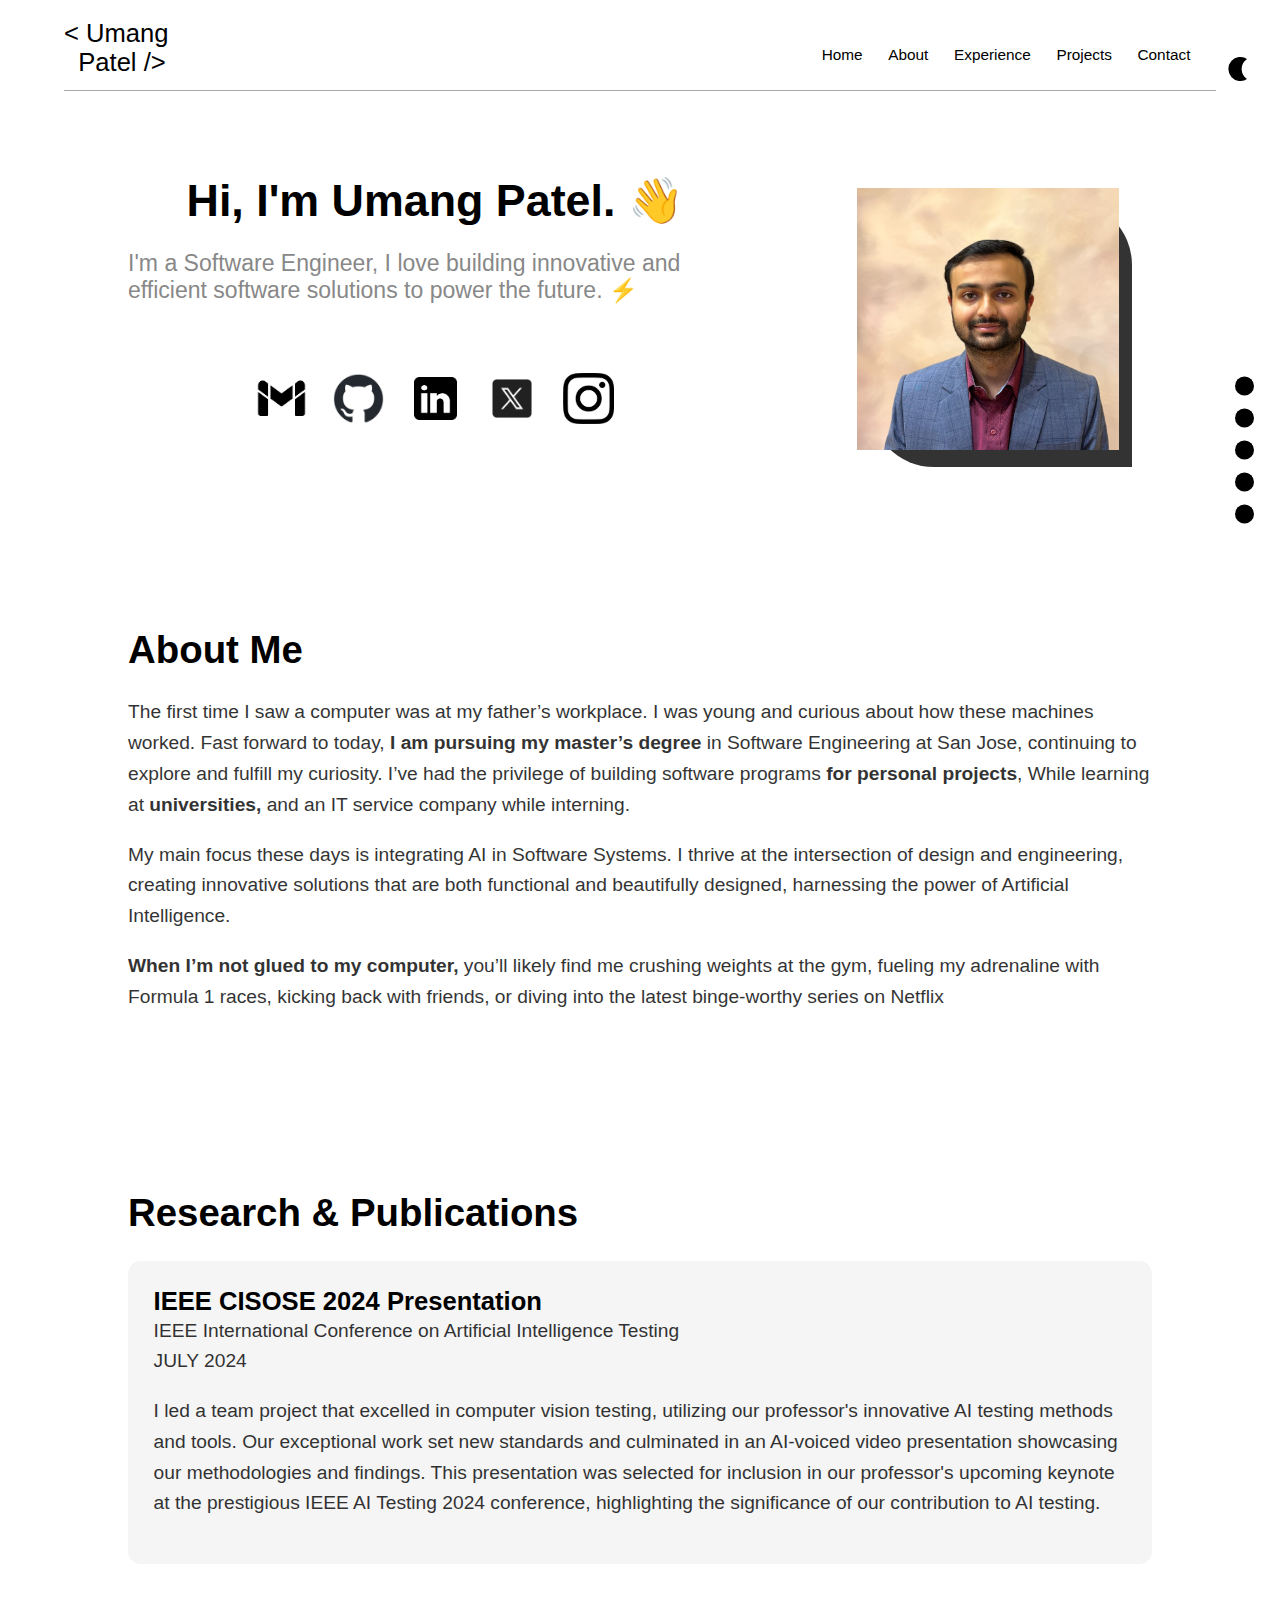
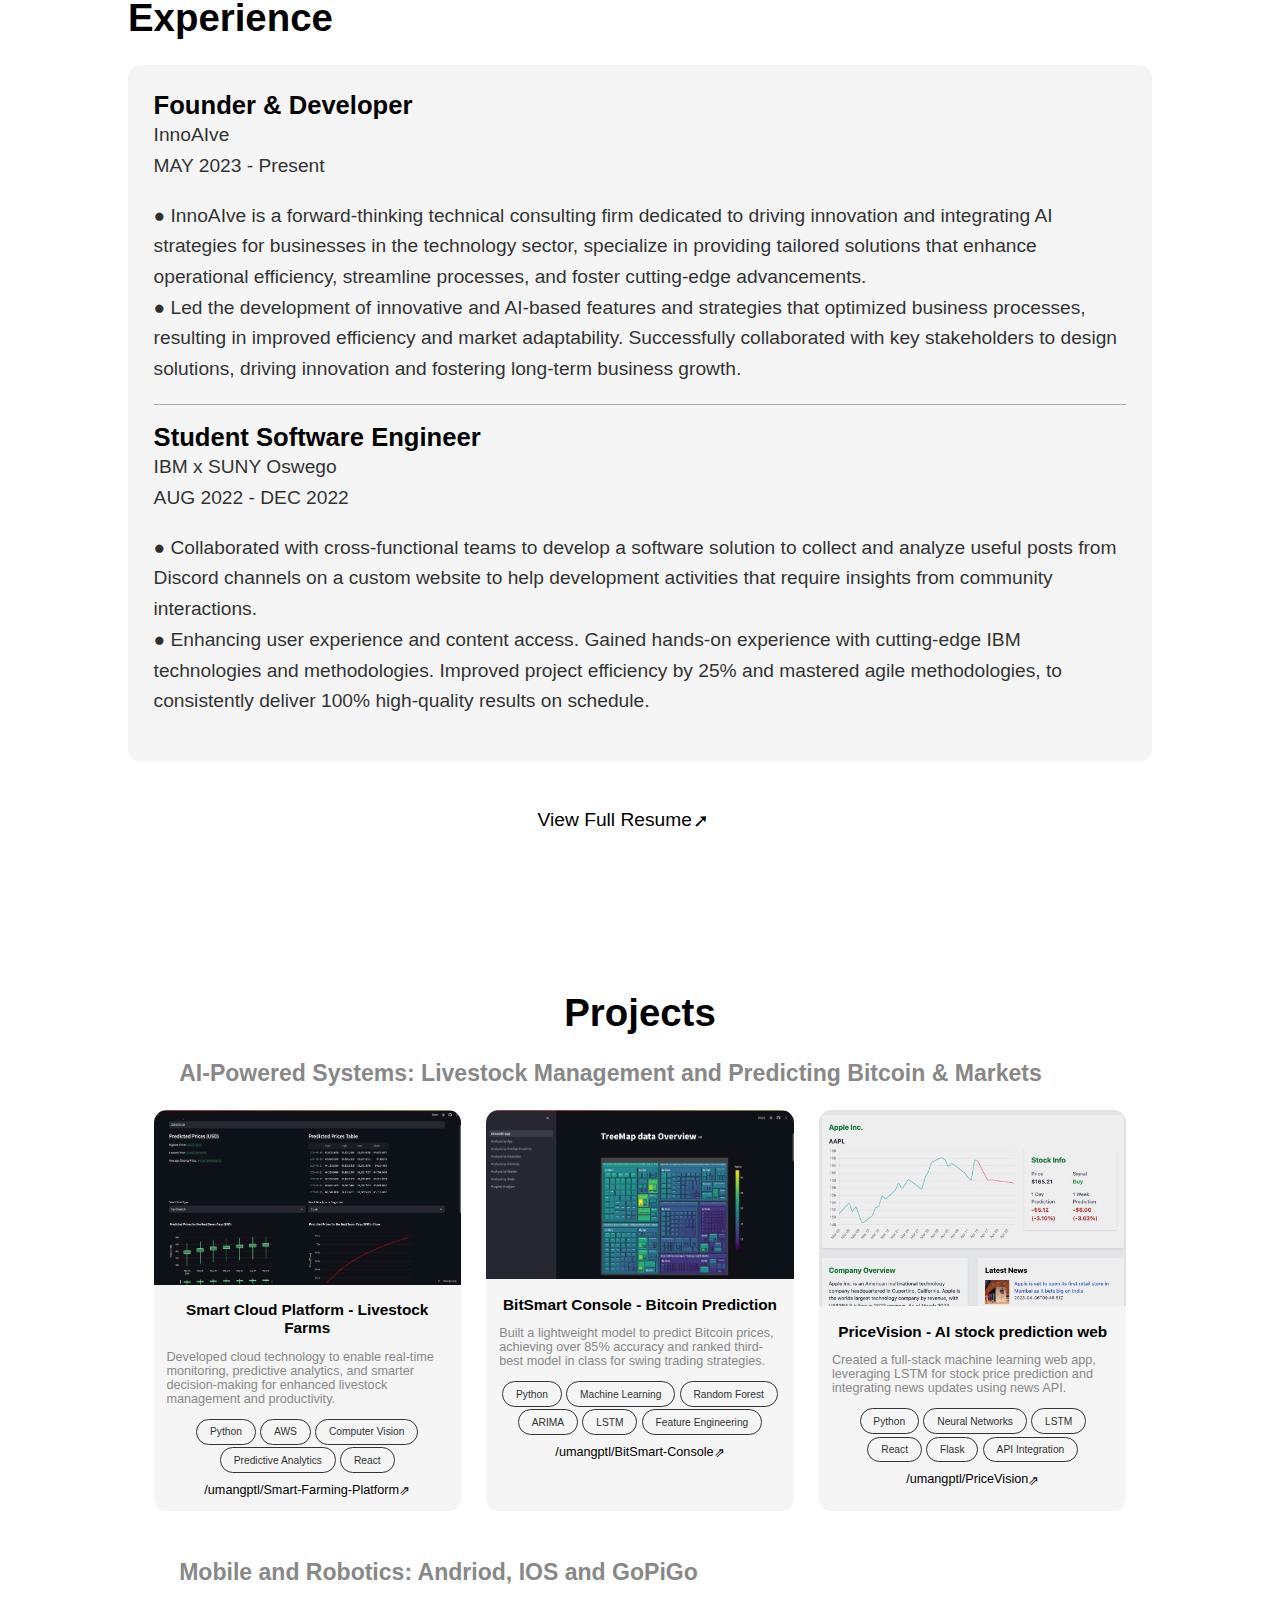
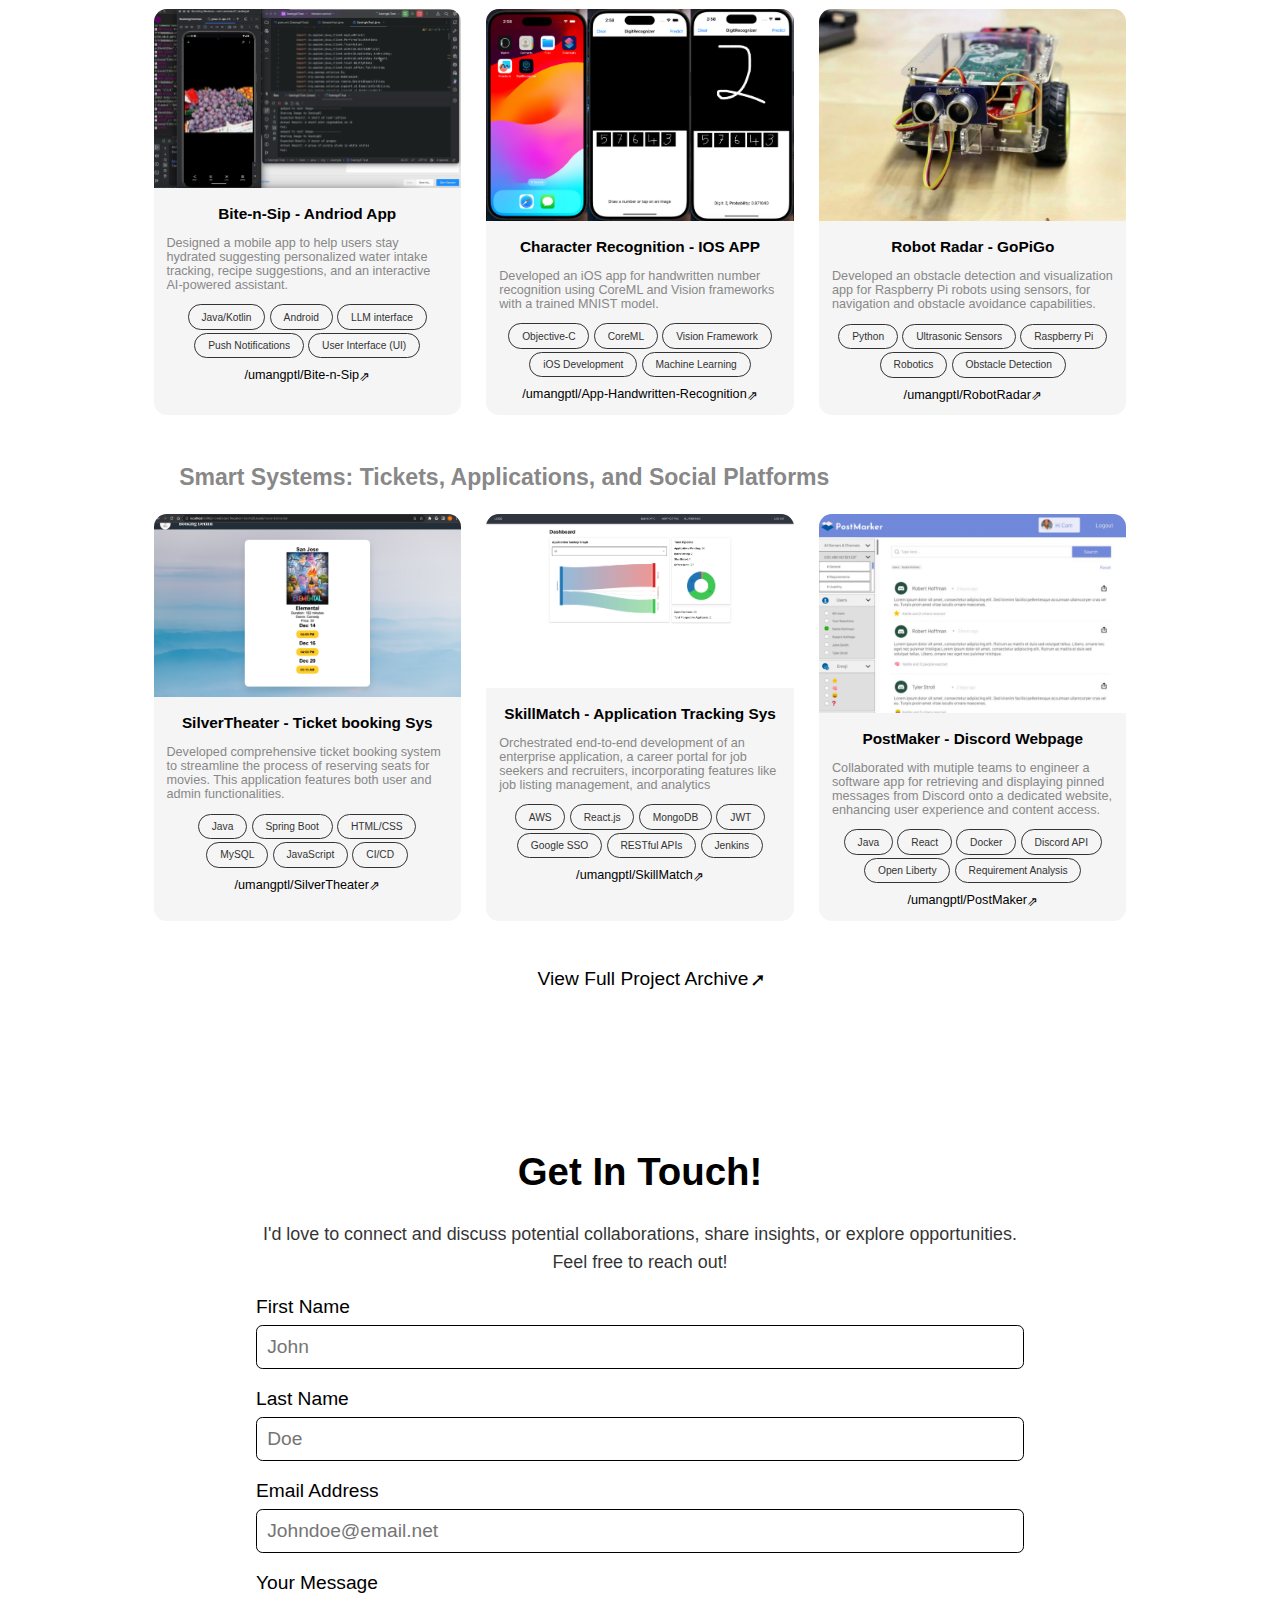
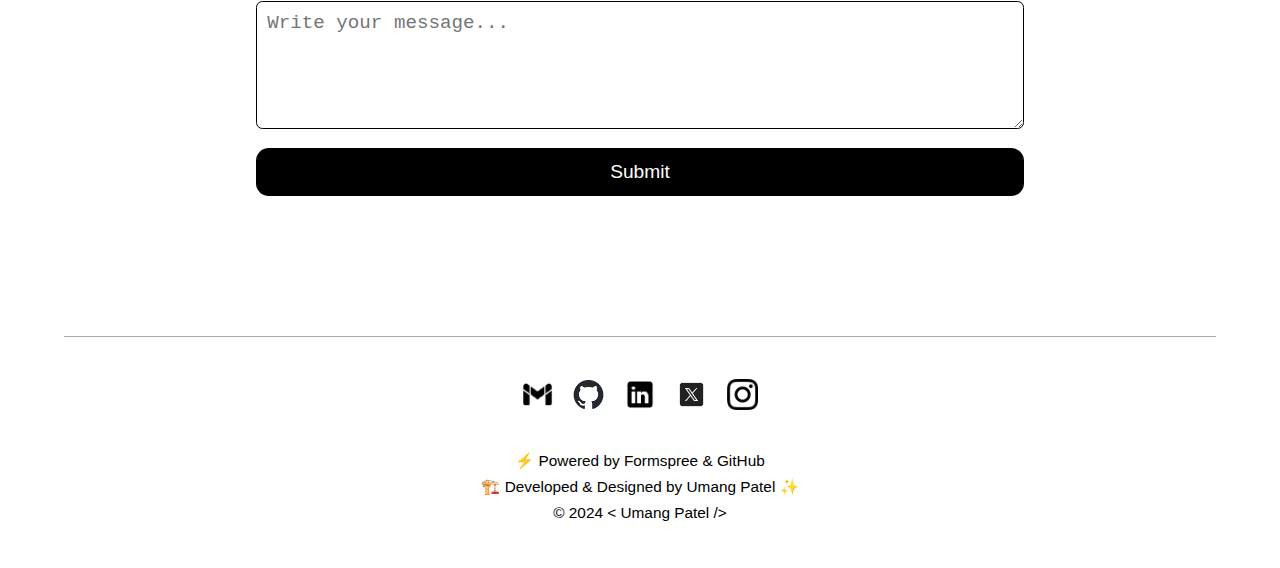
<file: index.html>
<!DOCTYPE html>
<html lang="en">
<head>
	<meta charset="UTF-8">
	<meta name="viewport" content="width=device-width, initial-scale=1.0">
	<title>Umang Patel</title>
	<link rel="stylesheet" href="styles.css">
	<link rel="icon" href="Resources/logo/title.png" type="image/x-icon" >
	<script async src="https://www.googletagmanager.com/gtag/js?id=G-NNVLD5333R"></script>
	<script>
		window.dataLayer = window.dataLayer || [];
		function gtag(){dataLayer.push(arguments);}
		gtag('js', new Date());

		gtag('config', 'G-NNVLD5333R');
	</script>
</head>
<body>
	<div id="notification-banner" class="notification">
		Please view on a bigger screen for the best experience.
		<button id="close-banner" class="close-btn">&times;</button>
	</div>
	<header>
		<nav class="navbar">
			<div class="logo">&lt; Umang <br>&nbsp Patel /&gt;</div>
			<ul class="nav-links">
				<li><a href="#home" class="active">Home</a></li>
				<li><a href="#about">About</a></li>
				<li><a href="#experience">Experience</a></li>
				<li><a href="#projects">Projects</a></li>
				<li><a href="#contact">Contact</a></li>
			</ul>
			<div class="nav-right">
				<!--
				<a href="Resources/doc/Patel-Umang.pdf" target="_blank" style="text-decoration: none;"> <button class="resume-btn">RESUME</button> </a> -->

				<button onclick="toggleDarkMode()">
					<svg width="30" height="30" id="light-icon">
						<circle cx="15" cy="15" r="6" fill="currentColor" />
						<line
						id="ray"
						stroke="currentColor"
						stroke-width="2"
						stroke-linecap="round"
						x1="15"
						y1="1"
						x2="15"
						y2="4"
						></line>
						<use href="#ray" transform="rotate(45 15 15)" />
						<use href="#ray" transform="rotate(90 15 15)" />
						<use href="#ray" transform="rotate(135 15 15)" />
						<use href="#ray" transform="rotate(180 15 15)" />
						<use href="#ray" transform="rotate(225 15 15)" />
						<use href="#ray" transform="rotate(270 15 15)" />
						<use href="#ray" transform="rotate(315 15 15)" />
					</svg>
					<svg width="30" height="30" id="dark-icon">
						<path
						fill="currentColor"
						d="
						M 23, 5
						A 12 12 0 1 0 23, 25
						A 12 12 0 0 1 23, 5"
						/>
					</svg>
				</button>
			</div>
		</nav>
		<div class="line-1"></div>
	</header>
	<div class="dot-nav">
		<div class="dot" data-target="home"></div>
		<div class="dot" data-target="about"></div>
		<div class="dot" data-target="experience"></div>
		<div class="dot" data-target="projects"></div>
		<div class="dot" data-target="contact"></div>
	</div>

	<section id="home" class="home">
		<div class="hero-content">
			<div class="text-content">
				<h1>Hi, I'm Umang Patel. <span class="wave">👋</span></h1>
				<p>I'm a Software Engineer, I love building innovative and efficient software solutions to power the future. ⚡</p>
				<div class="hero-logos">
					<div class="logo-circle">
						<a href="mailto:umang26patel@gmail.com"><img src="Resources/logo/gmail.png" alt="Logo 1"></a>
					</div>
					<div class="logo-circle">
						<a href="https://github.com/umangptl"><img src="Resources/logo/github.png" alt="Logo 2"></a>
					</div>
					<div class="logo-circle">
						<a href="https://www.linkedin.com/in/umangptl"><img src="Resources/logo/linkedin.png" alt="Logo 3"></a>
					</div>
					<div class="logo-circle">
						<a href="https://twitter.com/Umang2ptl"><img src="Resources/logo/TwitterX.png" alt="Logo 4"></a>
					</div>
					<div class="logo-circle">
						<a href="https://www.instagram.com/umangptl"><img src="Resources/logo/instagram.png" alt="Logo 5"></a>
					</div>
				</div>
			</div>
			<div class="image-content">
				<div class="profile-picture">
					<img src="Resources/picture/profile.jpeg" alt="Profile Picture">
					<div class="shadow"></div>
				</div>
			</div>
		</div>
	</section>

	<section id="about" class="about">
		<h2>About Me</h2>
		<p>The first time I saw a computer was at my father’s workplace. I was young and curious about how these machines worked. Fast forward to today, <strong>I am pursuing my master’s degree</strong> in Software Engineering at San Jose, continuing to explore and fulfill my curiosity. I’ve had the privilege of building software programs <strong>for personal projects</strong>, While learning at <strong> universities,</strong> and an IT service company</strong> while interning.</p>
		<p>My main focus these days is integrating AI in Software Systems. I thrive at the intersection of design and engineering, creating innovative solutions that are both functional and beautifully designed, harnessing the power of Artificial Intelligence.</p>
		<p><strong>When I’m not glued to my computer,</strong>  you’ll likely find me crushing weights at the gym, fueling my adrenaline with Formula 1 races, kicking back with friends, or diving into the latest binge-worthy series on Netflix</p>
	</section>

	<section id="experience" class="experience">

		<h2>Research & Publications</h2>
		<div class="experience-item">
			<div class="experience-header">
				<div>
					<h3>IEEE CISOSE 2024 Presentation</h3>
					<p>IEEE International Conference on Artificial Intelligence Testing</p>
					<p>JULY 2024</p>
				</div>
			</div>
			<p class="experience-details">
				I led a team project that excelled in computer vision testing, utilizing our professor's innovative AI testing methods and tools. Our exceptional work set new standards and culminated in an AI-voiced video presentation showcasing our methodologies and findings. This presentation was selected for inclusion in our professor's upcoming keynote at the prestigious IEEE AI Testing 2024 conference, highlighting the significance of our contribution to AI testing.
			</p>
		</div>

		<h2>Experience</h2>
		<div class="experience-item">
			<div class="experience-header">
				<div>
					<h3>Founder & Developer</h3>
					<p>InnoAIve</p>
					<p>MAY 2023 - Present</p>
				</div>
			</div>
			<p class="experience-details">
				  ●  InnoAIve is a forward-thinking technical consulting firm dedicated to driving innovation and integrating AI strategies for businesses in the technology sector, specialize in providing tailored solutions that enhance operational efficiency, streamline processes, and foster cutting-edge advancements. <br>
				  ●  Led the development of innovative and AI-based features and strategies that optimized business processes, resulting in improved efficiency and market adaptability. Successfully collaborated with key stakeholders to design solutions, driving innovation and fostering long-term business growth.
			</p>

			<div class="line-1"></div><br>
			<div class="experience-header">
				<div>
					<h3>Student Software Engineer</h3>
					<p>IBM x SUNY Oswego</p>
					<p>AUG 2022 - DEC 2022</p>
				</div>
			</div>
			<p class="experience-details">
				  ●  Collaborated with cross-functional teams to develop a software solution to collect and analyze useful posts from Discord channels on a custom website to help development activities that require insights from community interactions. <br>
				  ●  Enhancing user experience and content access. Gained hands-on experience with cutting-edge IBM technologies and methodologies. Improved project efficiency by 25% and mastered agile methodologies, to consistently deliver 100% high-quality results on schedule.
			</p>
		</div>
		<a href="Resources/doc/Patel-Umang.pdf" class="view">View Full Resume</a>

	</section>

	<section id="projects" class="projects">
		<h2>Projects</h2>
		<h3>AI-Powered Systems: Livestock Management and Predicting Bitcoin & Markets</h3>
		<div class="projects-container">

			<div class="project-item">
				<img src="Resources/picture/project(1).png" alt="Smart cloud">
				<div class="project-details">
					<h4>Smart Cloud Platform - Livestock Farms</h4>
					<p>Developed cloud technology to enable real-time monitoring, predictive analytics, and smarter decision-making for enhanced livestock management and productivity.</p>
					<div class="project-tag">
						<span class="project-tags">Python</span>
						<span class="project-tags">AWS</span>
						<span class="project-tags">Computer Vision</span>
						<span class="project-tags">Predictive Analytics</span>
						<span class="project-tags">React</span>
					</div>
					<a href="https://github.com/umangptl/Smart-Farming-Platform" class="github">/umangptl/Smart-Farming-Platform</a>
				</div>
			</div>

			<div class="project-item">
				<img src="Resources/picture/project(2).png" alt="BitSmart Console - Bitcoin Prediction">
				<div class="project-details">
					<h4>BitSmart Console - Bitcoin Prediction</h4>
					<p>Built a lightweight model to predict Bitcoin prices, achieving over 85% accuracy and ranked third-best model in class for swing trading strategies.</p>
					<div class="project-tag">
						<span class="project-tags">Python</span>
						<span class="project-tags">Machine Learning</span>
						<span class="project-tags">Random Forest</span>
						<span class="project-tags">ARIMA</span>
						<span class="project-tags">LSTM</span>
						<span class="project-tags">Feature Engineering</span>
					</div>
					<a href="https://github.com/umangptl/BitSmart-Console" class="github">/umangptl/BitSmart-Console</a>
				</div>
			</div>

			<div class="project-item">
				<img src="Resources/picture/project(3).jpeg" alt="PriceVision - AI stock prediction web">
				<div class="project-details">
					<h4>PriceVision - AI stock prediction web</h4>
					<p>Created a full-stack machine learning web app, leveraging LSTM for stock price prediction and integrating news updates using news API.</p>
					<div class="project-tag">
						<span class="project-tags">Python</span>
						<span class="project-tags">Neural Networks</span>
						<span class="project-tags">LSTM</span>
						<span class="project-tags">React</span>
						<span class="project-tags">Flask</span>
						<span class="project-tags">API Integration</span>
					</div>
					<a href="https://github.com/umangptl/PriceVision" class="github">/umangptl/PriceVision</a>
				</div>
			</div>
		</div>

		<h3>Mobile and Robotics: Andriod, IOS and GoPiGo</h3>

		<div class="projects-container">
			<div class="project-item">
				<img src="Resources/picture/project(4).png" alt="Bite-n-Sip">
				<div class="project-details">
					<h4>Bite-n-Sip - Andriod App</h4>
					<p> Designed a mobile app to help users stay hydrated suggesting personalized water intake tracking, recipe suggestions, and an interactive AI-powered assistant.</p>
					<div class="project-tag">
						<span class="project-tags">Java/Kotlin</span>
						<span class="project-tags">Android</span>
						<span class="project-tags">LLM interface</span>
						<span class="project-tags">Push Notifications</span>
						<span class="project-tags">User Interface (UI)</span>
					</div>
					<a href="https://github.com/umangptl/Bite-n-Sip" class="github">/umangptl/Bite-n-Sip</a>
				</div>
			</div>
			<div class="project-item">
				<img src="Resources/picture/project(5).png" alt="Character Recognition - IOS APP">
				<div class="project-details">
					<h4>Character Recognition - IOS APP</h4>
					<p>Developed an iOS app for handwritten number recognition using CoreML and Vision frameworks with a trained MNIST model.</p>
					<div class="project-tag">
						<span class="project-tags">Objective-C</span>
						<span class="project-tags">CoreML</span>
						<span class="project-tags">Vision Framework</span>
						<span class="project-tags">iOS Development</span>
						<span class="project-tags">Machine Learning</span>
					</div>
					<a href="https://github.com/umangptl/App-Handwritten-Number-Recognition" class="github">/umangptl/App-Handwritten-Recognition</a>
				</div>
			</div>
			<div class="project-item">
				<img src="Resources/picture/project(6).png" alt="Robot Radar - GoPiGo">
				<div class="project-details">
					<h4>Robot Radar - GoPiGo</h4>
					<p>Developed an obstacle detection and visualization app for Raspberry Pi robots using  sensors, for navigation and obstacle avoidance capabilities.</p>
					<div class="project-tag">
						<span class="project-tags">Python</span>
						<span class="project-tags">Ultrasonic Sensors</span>
						<span class="project-tags">Raspberry Pi</span>
						<span class="project-tags">Robotics</span>
						<span class="project-tags">Obstacle Detection</span>
					</div>
					<a href="https://github.com/umangptl/RobotRadar" class="github">/umangptl/RobotRadar</a>
				</div>
			</div>
		</div>

		<h3>Smart Systems: Tickets, Applications, and Social Platforms</h3>

		<div class="projects-container">
			<div class="project-item">
				<img src="Resources/picture/project(8).png" alt="SilverTheater - Ticket booking sys">
				<div class="project-details">
					<h4>SilverTheater - Ticket booking Sys</h4>
					<p>Developed comprehensive ticket booking system  to streamline the process of reserving seats for movies. This application features both user and admin functionalities.</p>
					<div class="project-tag">
						<span class="project-tags">Java</span>
						<span class="project-tags">Spring Boot</span>
						<span class="project-tags">HTML/CSS</span>
						<span class="project-tags">MySQL</span>
						<span class="project-tags">JavaScript</span>
						<span class="project-tags">CI/CD</span>
					</div>
					<a href="https://github.com/umangptl/SilverTheater" class="github">/umangptl/SilverTheater</a>
				</div>
			</div>
			<div class="project-item">
				<img src="Resources/picture/project(7).png" alt="SkillMatch - Application Tracking Sys">
				<div class="project-details">
					<h4>SkillMatch - Application Tracking Sys</h4>
					<p>Orchestrated end-to-end development of an enterprise application, a career portal for job seekers and recruiters, incorporating features like job listing management, and analytics</p> 
					<div class="project-tag">
						<span class="project-tags">AWS</span>
						<span class="project-tags">React.js</span>
						<span class="project-tags">MongoDB</span>
						<span class="project-tags">JWT</span>
						<span class="project-tags">Google SSO</span>
						<span class="project-tags">RESTful APIs</span>
						<span class="project-tags">Jenkins</span>
					</div>
					<a href="https://github.com/umangptl/I-TheIterators" class="github">/umangptl/SkillMatch</a>
				</div>
			</div>
			<div class="project-item">
				<img src="Resources/picture/project(9).png" alt="PostMaker - Discord Webpage">
				<div class="project-details">
					<h4>PostMaker - Discord Webpage</h4>
					<p>Collaborated with mutiple teams to engineer a software app for retrieving and displaying pinned messages from Discord onto a dedicated website, enhancing user experience and content access.</p>
					<div class="project-tag">
						<span class="project-tags">Java</span>
						<span class="project-tags">React</span>
						<span class="project-tags">Docker</span>
						<span class="project-tags">Discord API</span>
						<span class="project-tags">Open Liberty</span>
						<span class="project-tags">Requirement Analysis</span>
					</div>
					<a href="https://github.com/umangptl/OZ-CSC-480-HCI-521-Fall-2022" class="github">/umangptl/PostMaker</a>
				</div>
			</div>
		</div>

		<a href="Full-Archive.html" class="view">View Full Project Archive</a>
	</section>

	<section id="contact" class="contact">
		<h2>Get In Touch!</h2>
		<p> I'd love to connect and discuss potential collaborations, share insights, or explore opportunities. Feel free to reach out! </p>
		<form class="contact-form" action="https://formspree.io/f/xrgnwwlr" method="POST">
			<div class="form-group">
				<label for="first-name">First Name</label>
				<input type="text" id="first-name" name="first-name" placeholder="John">
			</div>
			<div class="form-group">
				<label for="last-name">Last Name</label>
				<input type="text" id="last-name" name="last-name" placeholder="Doe">
			</div>
			<div class="form-group">
				<label for="email">Email Address</label>
				<input type="email" id="email" name="email" placeholder="Johndoe@email.net">
			</div>
			<div class="form-group">
				<label for="message">Your Message</label>
				<textarea id="message" name="message" placeholder="Write your message..."></textarea>
			</div>
			<button type="submit" class="submit-btn">Submit</button>
		</form>
	</section>

	<footer class="footer">
		<div class="line-1"></div>
		<div class="hero-logos">
			<div class="logo-circle" style="width: 3vw; height: 3vw;">
				<a href="mailto:umang26patel@gmail.com"><img src="Resources/logo/gmail.png" alt="Logo 1" style="margin-top: 0.3vw;"></a>
			</div>
			<div class="logo-circle" style="width: 3vw; height: 3vw;">
				<a href="https://www.github.com/umangptl"><img src="Resources/logo/github.png" alt="Logo 2" style="margin-top: 0.3vw;"></a>
			</div>
			<div class="logo-circle" style="width: 3vw; height: 3vw;">
				<a href="https://www.linkedin.com/in/umangptl"><img src="Resources/logo/linkedin.png" alt="Logo 3" style="margin-top: 0.3vw;"></a>
			</div>
			<div class="logo-circle" style="width: 3vw; height: 3vw;">
				<a href="https://www.twitter.com/Umang2ptl"><img src="Resources/logo/TwitterX.png" alt="Logo 4" style="margin-top: 0.3vw;"></a>
			</div>
			<div class="logo-circle" style="width: 3vw; height: 3vw;">
				<a href="https://www.instagram.com/umangptl"><img src="Resources/logo/instagram.png" alt="Logo 5" style="margin-top: 0.3vw;"></a>
			</div>
		</div>
		<div class="footer-text">⚡ Powered by Formspree & GitHub</div>
		<div class="footer-text">🏗️ Developed & Designed by Umang Patel ✨</div>
		<div class="footer-text"> © 2024 &lt; Umang Patel /&gt; </div>
		
	</footer>

	<script src="script.js"></script>
</body>
</html>
</file>
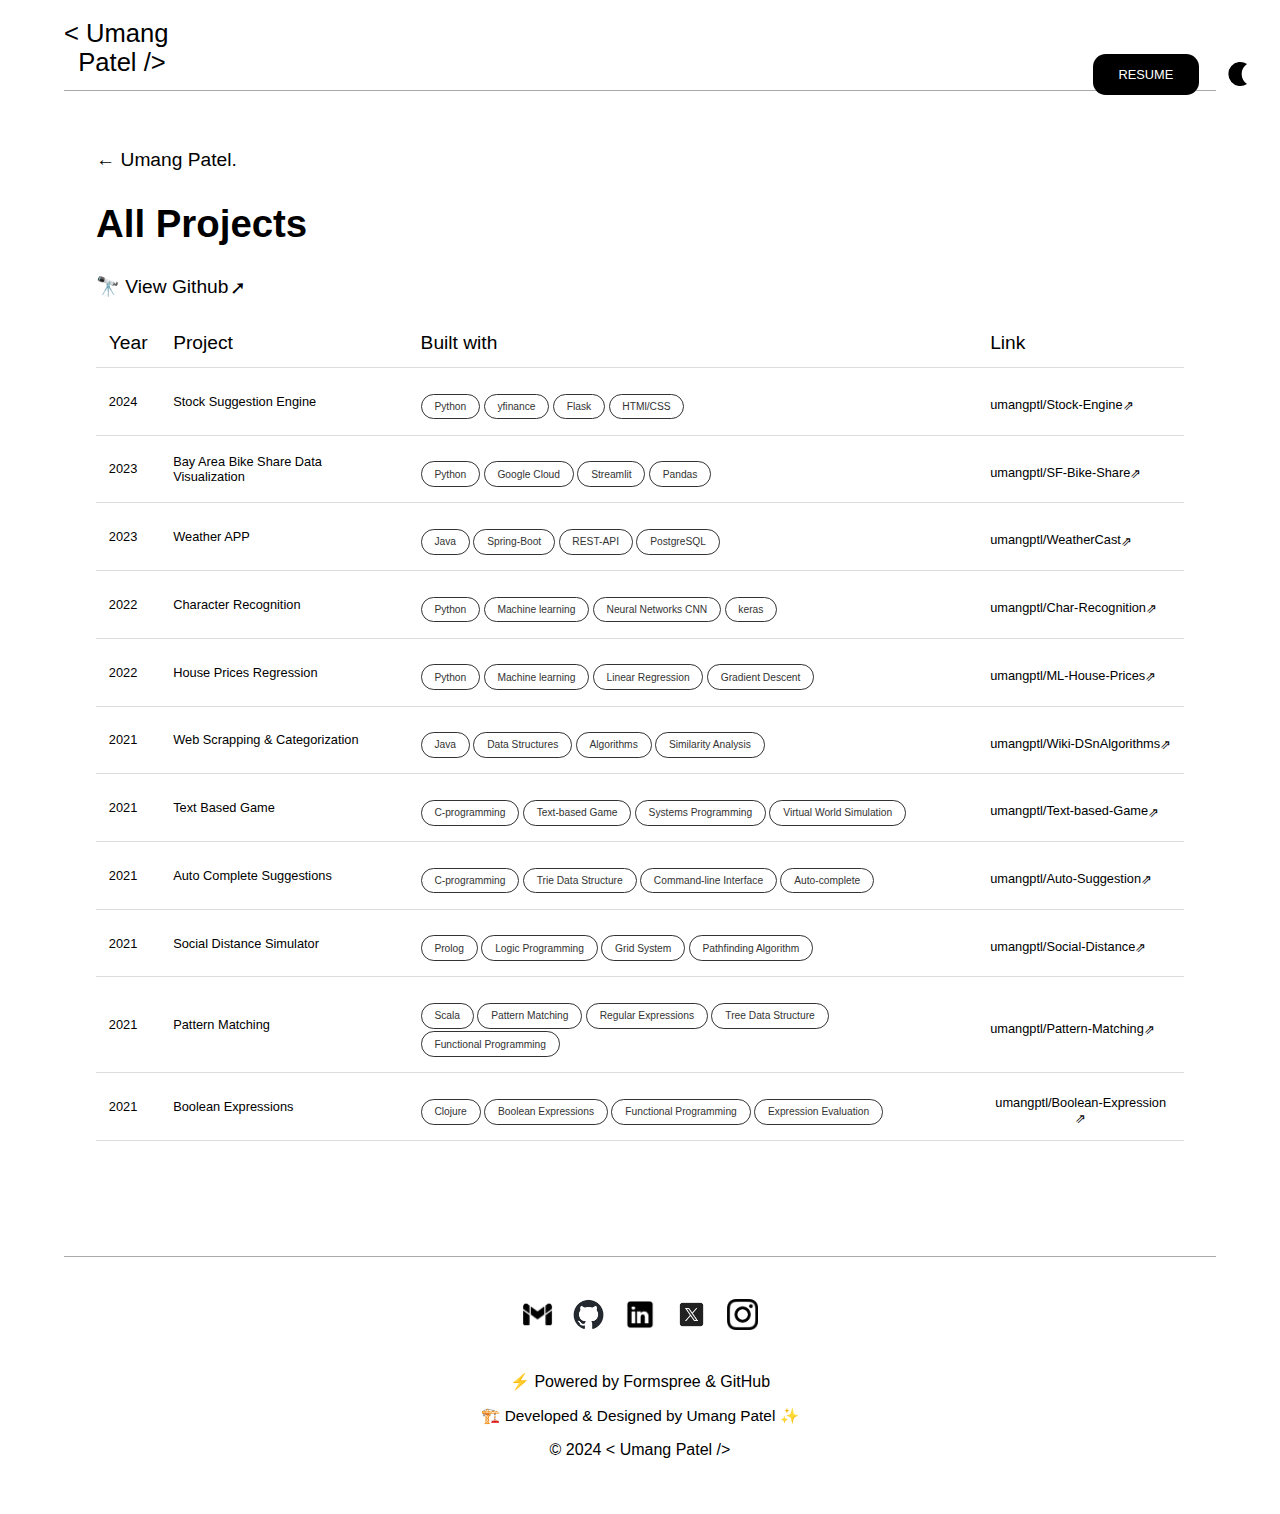
<file: Full-Archive.html>
<!DOCTYPE html>
<html lang="en">
<head>
	<meta charset="UTF-8">
	<meta name="viewport" content="width=device-width, initial-scale=1.0">
	<title>Archives Umang Patel</title>
	<link rel="stylesheet" href="styles.css">
	<link rel="icon" href="Resources/logo/title.png" type="image/x-icon" >
	<script async src="https://www.googletagmanager.com/gtag/js?id=G-NNVLD5333R"></script>
	<script>
		window.dataLayer = window.dataLayer || [];
		function gtag(){dataLayer.push(arguments);}
		gtag('js', new Date());

		gtag('config', 'G-NNVLD5333R');
	</script>
</head>
<body>
	<header>
		<nav class="navbar">
			<div class="logo">&lt; Umang <br>&nbsp Patel /&gt;</div>
			<div class="nav-right">
				<button class="resume-btn">RESUME</button>

				<button onclick="toggleDarkMode()">
					<svg width="30" height="30" id="light-icon" >
						<circle cx="15" cy="15" r="6" fill="currentColor" />
						<line
						id="ray"
						stroke="currentColor"
						stroke-width="2"
						stroke-linecap="round"
						x1="15"
						y1="1"
						x2="15"
						y2="4"
						></line>
						<use href="#ray" transform="rotate(45 15 15)" />
						<use href="#ray" transform="rotate(90 15 15)" />
						<use href="#ray" transform="rotate(135 15 15)" />
						<use href="#ray" transform="rotate(180 15 15)" />
						<use href="#ray" transform="rotate(225 15 15)" />
						<use href="#ray" transform="rotate(270 15 15)" />
						<use href="#ray" transform="rotate(315 15 15)" />
					</svg>
					<svg width="30" height="30" id="dark-icon">
						<path
						fill="currentColor"
						d="
						M 23, 5
						A 12 12 0 1 0 23, 25
						A 12 12 0 0 1 23, 5"
						/>
					</svg>
				</button>
			</div>
		</nav>
		<div class="line-1"></div>
	</header>
	<section class="all-projects">
		<a href="index.html" class="back-link">&larr; Umang Patel.</a>
		<h2>All Projects</h2>
		<a href="https://github.com/umangptl" class="view" style="margin-left: 0%; margin-bottom: 2%;">
		🔭 View Github</a>
		<table class="projects-table">
			<thead>
				<tr>
					<th>Year</th>
					<th>Project</th>
					<th>Built with</th>
					<th>Link</th>
				</tr>
			</thead>
			<tbody>
				<tr>
					<td>2024</td>
					<td>Stock Suggestion Engine</td>
					<td>
						<div class="project-tag">
							<span class="project-tags">Python</span>
							<span class="project-tags">yfinance</span>
							<span class="project-tags">Flask</span>
							<span class="project-tags">HTMl/CSS</span>
						</div>
					</td>
					<td><a href="https://github.com/umangptl/Stock-Suggestion-Engine" class="github">umangptl/Stock-Engine</a></td>
				</tr>
				<tr>
					<td>2023</td>
					<td>Bay Area Bike Share Data Visualization</td>
					<td>
						<div class="project-tag">
							<span class="project-tags">Python</span>
							<span class="project-tags">Google Cloud</span>
							<span class="project-tags">Streamlit</span>
							<span class="project-tags">Pandas </span>
						</div>
					</td>
					<td><a href="https://github.com/umangptl/SF-Bike-Share" class="github">umangptl/SF-Bike-Share</a></td>
				</tr>
				<tr>
					<td>2023</td>
					<td>Weather APP</td>
					<td>
						<div class="project-tag">
							<span class="project-tags">Java</span>
							<span class="project-tags">Spring-Boot</span>
							<span class="project-tags">REST-API</span>
							<span class="project-tags">PostgreSQL</span>
						</div>
					</td>
					<td><a href="https://github.com/umangptl/WeatherCast" class="github">umangptl/WeatherCast</a></td>
				</tr>
				<tr>
					<td>2022</td>
					<td>Character Recognition</td>
					<td>
						<div class="project-tag">
							<span class="project-tags">Python</span>
							<span class="project-tags">Machine learning</span>
							<span class="project-tags">Neural Networks CNN</span>
							<span class="project-tags">keras</span>
						</div>
					</td>
					<td><a href="https://github.com/umangptl/ML-Handwritten-Character-Recognition-CNN" class="github">umangptl/Char-Recognition</a></td>
				</tr>
				<tr>
					<td>2022</td>
					<td>House Prices Regression</td>
					<td>
						<div class="project-tag">
							<span class="project-tags">Python</span>
							<span class="project-tags">Machine learning</span>
							<span class="project-tags">Linear Regression</span>
							<span class="project-tags">Gradient Descent</span>
						</div>
					</td>
					<td><a href="https://github.com/umangptl/ML-House-Prices-Regression" class="github">umangptl/ML-House-Prices</a></td>
				</tr>
				<tr>
					<td>2021</td>
					<td>Web Scrapping & Categorization</td>
					<td>
						<div class="project-tag">
							<span class="project-tags">Java</span>
							<span class="project-tags">Data Structures</span>
							<span class="project-tags">Algorithms</span>
							<span class="project-tags">Similarity Analysis</span>
						</div>
					</td>
					<td><a href="https://github.com/umangptl/Data-Structures-and-Algorithms" class="github">umangptl/Wiki-DSnAlgorithms</a></td>
				</tr>
				<tr>
					<td>2021</td>
					<td>Text Based Game</td>
					<td>
						<div class="project-tag">
							<span class="project-tags">C-programming</span>
							<span class="project-tags">Text-based Game</span>
							<span class="project-tags">Systems Programming</span>
							<span class="project-tags">Virtual World Simulation</span>
						</div>
					</td>
					<td><a href="https://github.com/umangptl/Systems-Programming-Text-based-Game-stimulation" class="github">umangptl/Text-based-Game</a></td>
				</tr>
				<tr>
					<td>2021</td>
					<td>Auto Complete Suggestions</td>
					<td>
						<div class="project-tag">
							<span class="project-tags">C-programming</span>
							<span class="project-tags">Trie Data Structure</span>
							<span class="project-tags">Command-line Interface</span>
							<span class="project-tags">Auto-complete</span>
						</div>
					</td>
					<td><a href="https://github.com/umangptl/C-auto-complete-suggestions" class="github">umangptl/Auto-Suggestion</a></td>
				</tr>
				<tr>
					<td>2021</td>
					<td>Social Distance Simulator</td>
					<td>
						<div class="project-tag">
							<span class="project-tags">Prolog</span>
							<span class="project-tags">Logic Programming</span>
							<span class="project-tags">Grid System</span>
							<span class="project-tags">Pathfinding Algorithm</span>
						</div>
					</td>
					<td><a href="https://github.com/umangptl/Prolog-Social-Distancing-Simulator" class="github">umangptl/Social-Distance</a></td>
				</tr>
				<tr>
					<td>2021</td>
					<td>Pattern Matching</td>
					<td>
						<div class="project-tag">
							<span class="project-tags">Scala</span>
							<span class="project-tags">Pattern Matching</span>
							<span class="project-tags">Regular Expressions</span>
							<span class="project-tags">Tree Data Structure</span>
							<span class="project-tags">Functional Programming</span>
						</div>
					</td>
					<td><a href="https://github.com/umangptl/Scala-Pattern-Matching" class="github">umangptl/Pattern-Matching</a></td>
				</tr>
				<tr>
					<td>2021</td>
					<td>Boolean Expressions</td>
					<td>
						<div class="project-tag">
							<span class="project-tags">Clojure</span>
							<span class="project-tags">Boolean Expressions</span>
							<span class="project-tags">Functional Programming</span>
							<span class="project-tags">Expression Evaluation</span>
						</div>
					</td>
					<td><a href="https://github.com/umangptl/Clojure-boolean-expressions" class="github">umangptl/Boolean-Expression</a></td>
				</tr>
			</tbody>
		</table>
	</section>


	<footer class="footer">
		<div class="line-1"></div>
		<div class="hero-logos">
			<div class="logo-circle" style="width: 3vw; height: 3vw;">
				<a href="mailto:umang26patel@gmail.com"><img src="Resources/logo/gmail.png" alt="Logo 1" style="margin-top: 0.3vw;"></a>
			</div>
			<div class="logo-circle" style="width: 3vw; height: 3vw;">
				<a href="https://www.github.com/umangptl"><img src="Resources/logo/github.png" alt="Logo 2" style="margin-top: 0.3vw;"></a>
			</div>
			<div class="logo-circle" style="width: 3vw; height: 3vw;">
				<a href="https://www.linkedin.com/in/umangptl"><img src="Resources/logo/linkedin.png" alt="Logo 3" style="margin-top: 0.3vw;"></a>
			</div>
			<div class="logo-circle" style="width: 3vw; height: 3vw;">
				<a href="https://www.twitter.com/Umang2ptl"><img src="Resources/logo/TwitterX.png" alt="Logo 4" style="margin-top: 0.3vw;"></a>
			</div>
			<div class="logo-circle" style="width: 3vw; height: 3vw;">
				<a href="https://www.instagram.com/umangptl"><img src="Resources/logo/instagram.png" alt="Logo 5" style="margin-top: 0.3vw;"></a>
			</div>
		</div>
		<p>⚡ Powered by Formspree & GitHub</p>
		<div class="footer-text">🏗️ Developed & Designed by Umang Patel ✨</div>
		<p> © 2024 &lt; Umang Patel /&gt; </p>
		
	</footer>

	<script src="script.js"></script>
</body>
</html>
</file>
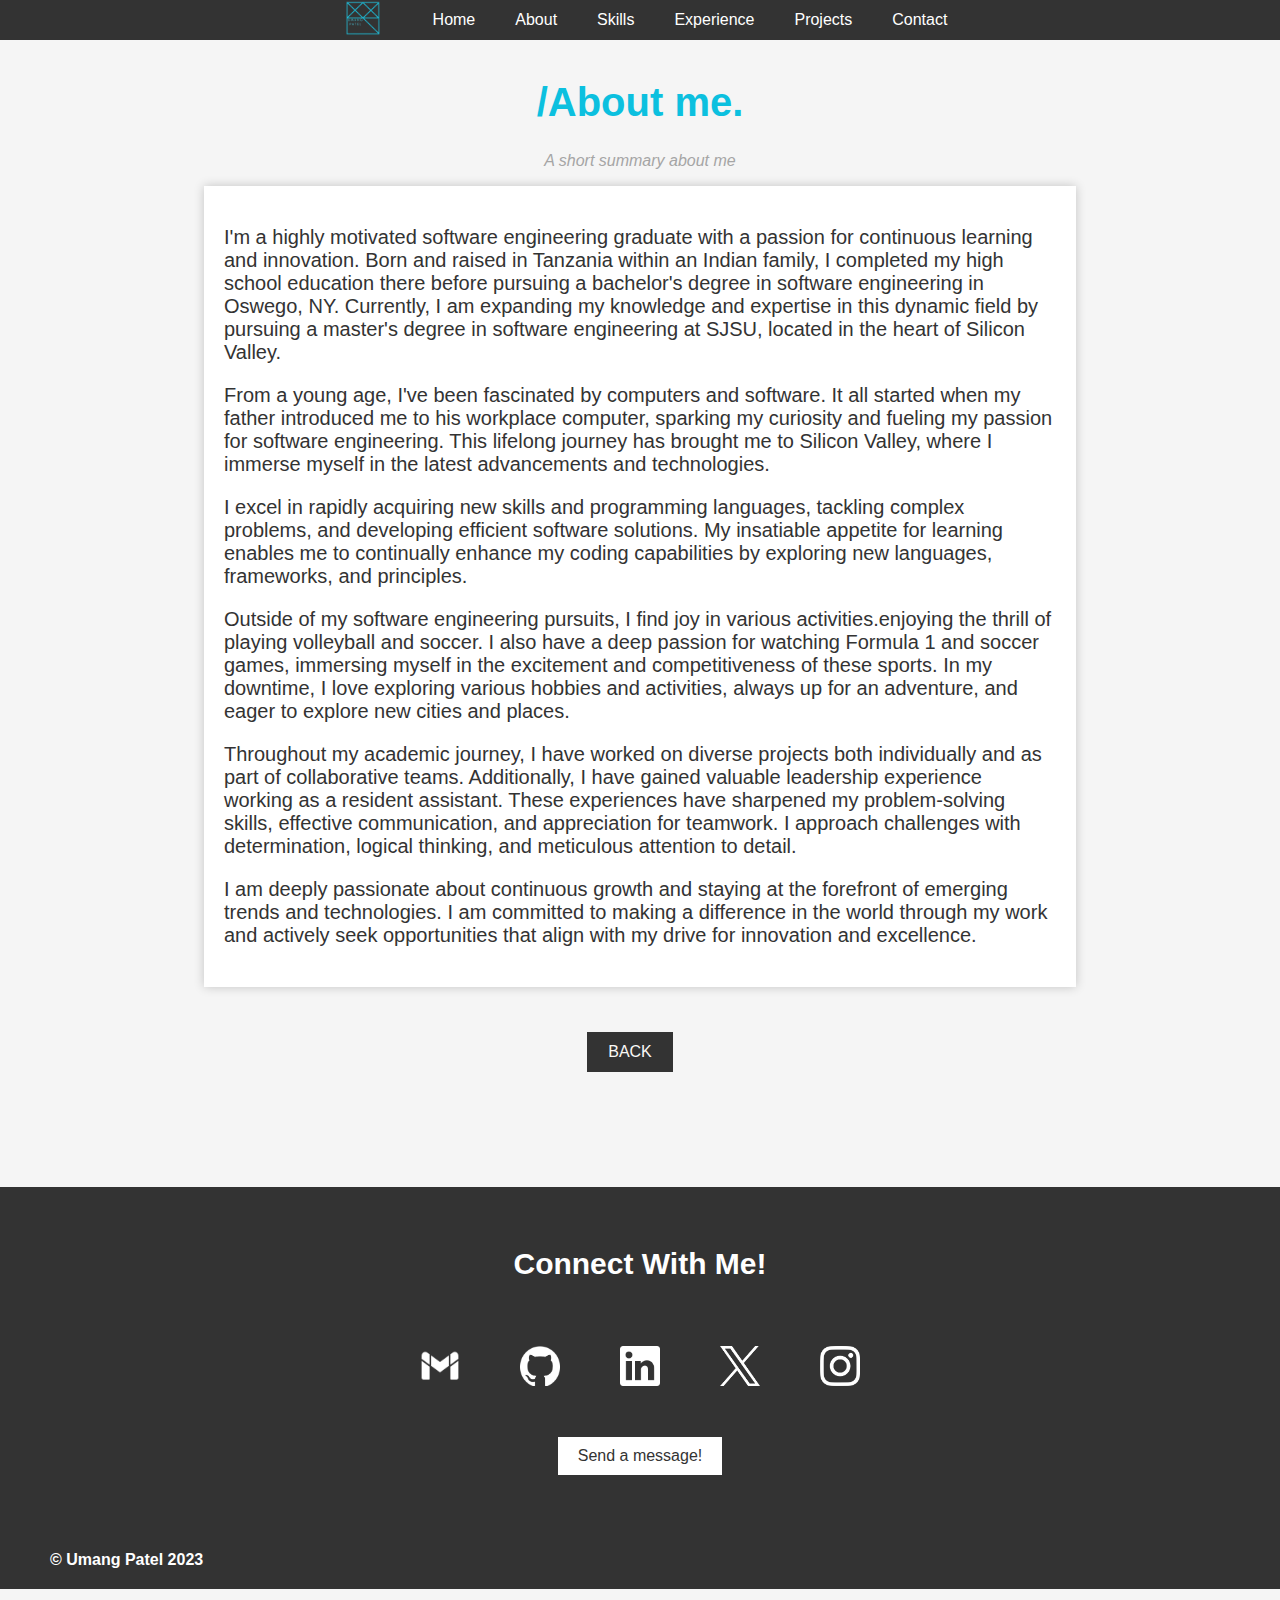
<file: v1/aboutme.html>
<!DOCTYPE html>
<html>

<head>
  <meta charset="utf-8">
  <title>Umang's Portfolio</title> <!--#0CC0DF -->
  <link rel="icon" href="Resources/logo/title.png" type="image/x-icon" >
  <link rel="stylesheet" type="text/css" href="css/index.css">
  <!-- Google tag (gtag.js) -->
  <script async src="https://www.googletagmanager.com/gtag/js?id=G-NNVLD5333R"></script>
  <script>
  window.dataLayer = window.dataLayer || [];
  function gtag(){dataLayer.push(arguments);}
  gtag('js', new Date());

  gtag('config', 'G-NNVLD5333R');
</script>
</head>

<body>
  <header>
    <nav>
      <img class="logo" src="Resources/logo/squarelogo.png">
        <ul>
          <li><a href="index.html#home">Home</a></li>
          <li><a href="index.html#about">About</a></li>
          <li><a href="index.html#skills">Skills</a></li>
          <li><a href="index.html#Experience">Experience</a></li>
          <li><a href="index.html#projects">Projects</a></li>
          <li><a href="index.html#contact">Contact</a></li>
        </ul>
    </nav>
  </header>

  <h1 class="heading-h1"> /About me.</h1>
   <p class="text-p">A short summary about me </p>
   <div class="resume">
    <p class="text-p1">I'm a highly motivated software engineering graduate with a passion for continuous learning and innovation. Born and raised in Tanzania within an Indian family, I completed my high school education there before pursuing a bachelor's degree in software engineering in Oswego, NY. Currently, I am expanding my knowledge and expertise in this dynamic field by pursuing a master's degree in software engineering at SJSU, located in the heart of Silicon Valley.</p>
    <p class="text-p1">From a young age, I've been fascinated by computers and software. It all started when my father introduced me to his workplace computer, sparking my curiosity and fueling my passion for software engineering. This lifelong journey has brought me to Silicon Valley, where I immerse myself in the latest advancements and technologies.</p>
    <p class="text-p1">I excel in rapidly acquiring new skills and programming languages, tackling complex problems, and developing efficient software solutions. My insatiable appetite for learning enables me to continually enhance my coding capabilities by exploring new languages, frameworks, and principles.</p>
    <p class="text-p1">Outside of my software engineering pursuits, I find joy in various activities.enjoying the thrill of playing volleyball and soccer. I also have a deep passion for watching Formula 1 and soccer games, immersing myself in the excitement and competitiveness of these sports. In my downtime, I love exploring various hobbies and activities, always up for an adventure, and eager to explore new cities and places.</p>
    <p class="text-p1">Throughout my academic journey, I have worked on diverse projects both individually and as part of collaborative teams. Additionally, I have gained valuable leadership experience working as a resident assistant. These experiences have sharpened my problem-solving skills, effective communication, and appreciation for teamwork. I approach challenges with determination, logical thinking, and meticulous attention to detail.</p>
    <p class="text-p1">I am deeply passionate about continuous growth and staying at the forefront of emerging trends and technologies. I am committed to making a difference in the world through my work and actively seek opportunities that align with my drive for innovation and excellence.</p>
   </div>

   <div class="button-black-container">
        <a href="index.html#about" class="button-black">BACK</a>
      </div>

</body>
 <footer>
  <section id="contact">
    <div class="blank-line"></div>
    <h1 style="text-align: center; font-size: 30px;">Connect With Me!</h1>
    <div class="social">
      <nav>
        <ul>
          <li><a href="mailto:umang26patel@gmail.com"><img src="Resources/logo/gmail.png" alt="Gmail"></a></li>
          <li><a href="https://github.com/umangptl"><img src="Resources/logo/github.png" alt="Github"></a></li>
          <li><a href="https://www.linkedin.com/in/umangptl/"><img src="Resources/logo/linkedin.png" alt="LinkedIn"></a></li>
          <li><a href="https://twitter.com/Umang2ptl"><img src="Resources/logo/x.png" alt="x"></a></li>
          <li><a href="https://www.instagram.com/umangptl/"><img src="Resources/logo/instagram.png" alt="Instagram"></a></li>
            
        </ul>
      </nav>
    </div>

    <div class="button-white-container" style="margin-bottom: -30px;">
      <a href="https://www.linkedin.com/in/umangptl/" class="button-white">Send a message!</a>
    </div>

      <p style="padding: 20px; margin-top: 50px"> &copy; Umang Patel 2023</p>
    </section>
  </footer>
</html>
</file>
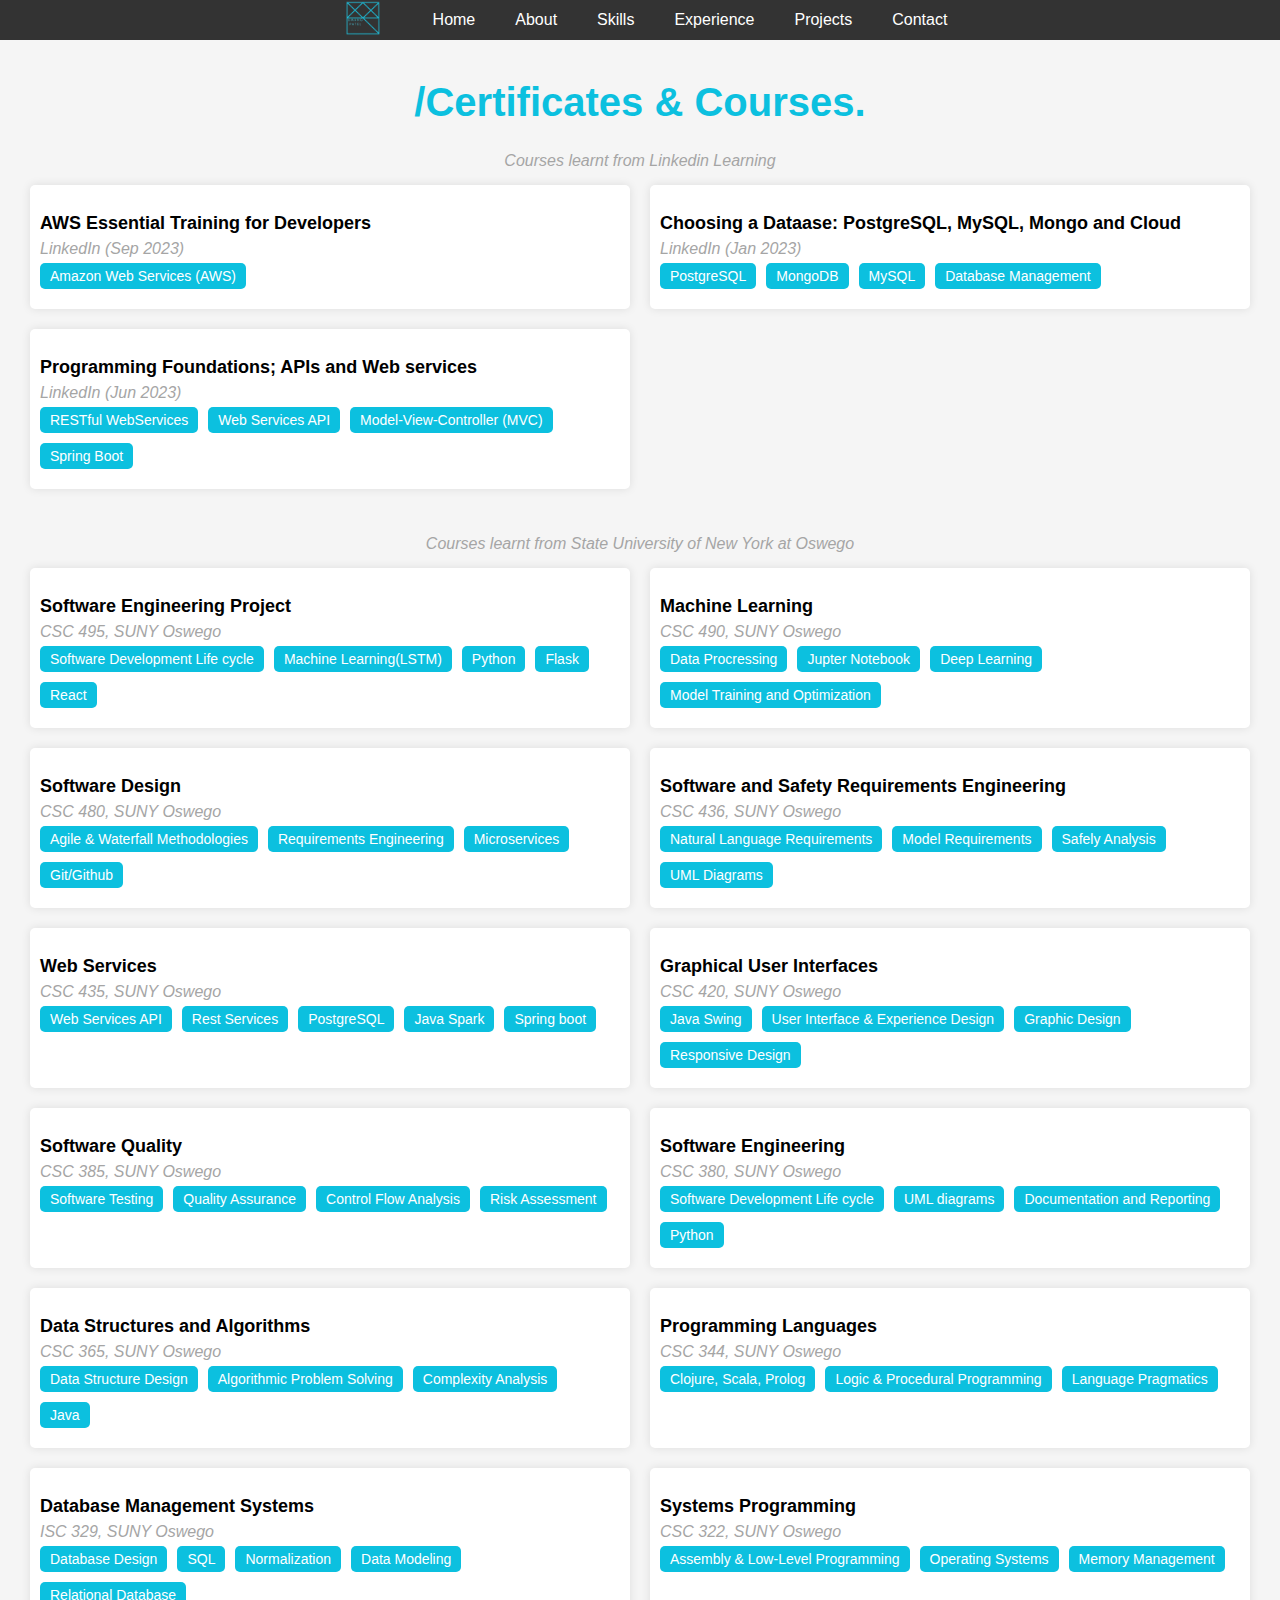
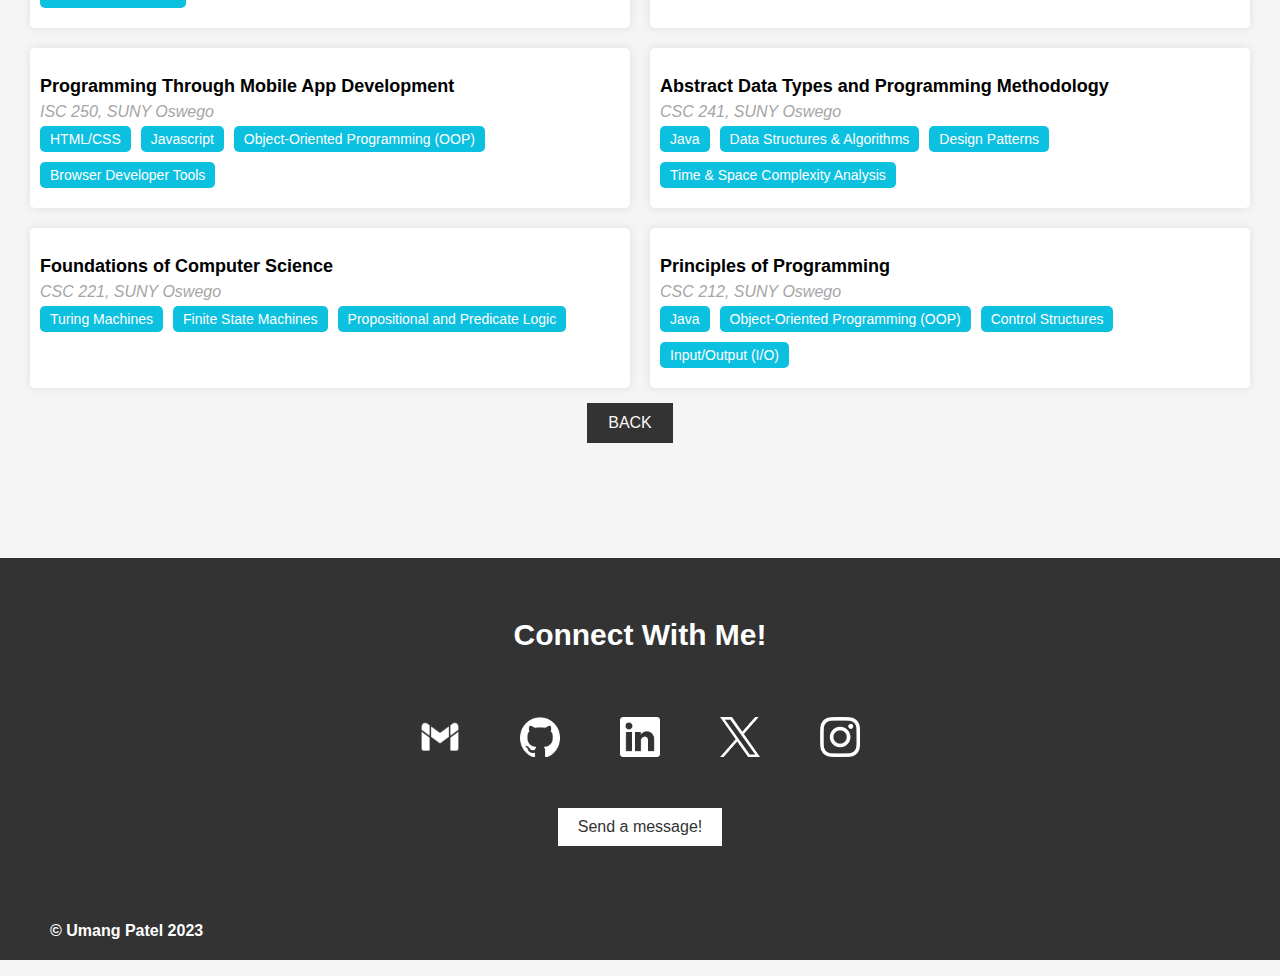
<file: v1/course.html>
<!DOCTYPE html>
<html>

<head>
  <meta charset="utf-8">
  <title>Umang's Portfolio</title> <!--#0CC0DF -->
  <link rel="icon" href="Resources/logo/title.png" type="image/x-icon" >
  <link rel="stylesheet" type="text/css" href="css/index.css">
  <!-- Google tag (gtag.js) -->
  <script async src="https://www.googletagmanager.com/gtag/js?id=G-NNVLD5333R"></script>
  <script>
  window.dataLayer = window.dataLayer || [];
  function gtag(){dataLayer.push(arguments);}
  gtag('js', new Date());

  gtag('config', 'G-NNVLD5333R');
</script>
</head>

<body>
  <header>
    <nav>
      <img class="logo" src="Resources/logo/squarelogo.png">
        <ul>
          <li><a href="index.html#home">Home</a></li>
          <li><a href="index.html#about">About</a></li>
          <li><a href="index.html#skills">Skills</a></li>
          <li><a href="index.html#Experience">Experience</a></li>
          <li><a href="index.html#projects">Projects</a></li>
          <li><a href="index.html#contact">Contact</a></li>
        </ul>
    </nav>
  </header>

  <h1 class="heading-h1"> /Certificates & Courses.</h1>

  <p class="text-p"  style="margin-bottom: 25px;">Courses learnt from Linkedin Learning</p>

  <div class="certifications-grid">

    <div class="certification-card">
      <h3>AWS Essential Training for Developers</h3>
      <p> <em>LinkedIn (Sep 2023)</em></p>
      <div class="skills-branch-bricks">
        <span class="skill-brick">Amazon Web Services (AWS)</span>
      </div>
    </div>

  
    <div class="certification-card">
      <h3>Choosing a Dataase: PostgreSQL, MySQL, Mongo and Cloud</h3>
      <p> <em>LinkedIn (Jan 2023)</em></p>
      <div class="skills-branch-bricks">
        <span class="skill-brick">PostgreSQL</span>
        <span class="skill-brick">MongoDB</span>
        <span class="skill-brick">MySQL</span>
        <span class="skill-brick">Database Management</span>
      </div>
    </div>

    <div class="certification-card">
      <h3>Programming Foundations; APIs and Web services</h3>
      <p> <em>LinkedIn (Jun 2023)</em></p>
      <div class="skills-branch-bricks">
        <span class="skill-brick">RESTful WebServices</span>
        <span class="skill-brick">Web Services API</span>
        <span class="skill-brick">Model-View-Controller (MVC)</span>
        <span class="skill-brick">Spring Boot</span>
      </div>
    </div>

  </div>

   <p class="text-p" style="margin-bottom: 25px;">Courses learnt from State University of New York at Oswego</p>

  <div class="certifications-grid">

    <div class="certification-card">
      <h3>Software Engineering Project </h3>
      <p> <em>CSC 495, SUNY Oswego</em></p>
      <div class="skills-branch-bricks">
        <span class="skill-brick">Software Development Life cycle</span>
        <span class="skill-brick">Machine Learning(LSTM)</span>
        <span class="skill-brick">Python</span>
        <span class="skill-brick">Flask</span>
        <span class="skill-brick">React</span>
      </div>
    </div>

    <div class="certification-card">
      <h3>Machine Learning</h3>
      <p> <em>CSC 490, SUNY Oswego</em></p>
      <div class="skills-branch-bricks">
        <span class="skill-brick">Data Procressing</span>
        <span class="skill-brick">Jupter Notebook</span>
        <span class="skill-brick">Deep Learning</span>
        <span class="skill-brick">Model Training and Optimization</span>
      </div>
    </div>

    <div class="certification-card">
      <h3>Software Design</h3>
      <p> <em>CSC 480, SUNY Oswego</em></p>
      <div class="skills-branch-bricks">
        <span class="skill-brick">Agile & Waterfall Methodologies</span>
        <span class="skill-brick">Requirements Engineering</span>
        <span class="skill-brick">Microservices</span>
        <span class="skill-brick">Git/Github</span>
      </div>
    </div>

    <div class="certification-card">
      <h3>Software and Safety Requirements Engineering</h3>
      <p> <em>CSC 436, SUNY Oswego</em></p>
      <div class="skills-branch-bricks">
        <span class="skill-brick">Natural Language Requirements</span>
        <span class="skill-brick">Model Requirements</span>
        <span class="skill-brick">Safely Analysis</span>
        <span class="skill-brick">UML Diagrams</span>
      </div>
    </div>

    <div class="certification-card">
      <h3>Web Services</h3>
      <p> <em>CSC 435, SUNY Oswego</em></p>
      <div class="skills-branch-bricks">
        <span class="skill-brick">Web Services API </span>
        <span class="skill-brick">Rest Services</span>
        <span class="skill-brick">PostgreSQL </span>
        <span class="skill-brick">Java Spark</span>
        <span class="skill-brick">Spring boot</span>
      </div>
    </div>

    <div class="certification-card">
      <h3>Graphical User Interfaces</h3>
      <p> <em>CSC 420, SUNY Oswego</em></p>
      <div class="skills-branch-bricks">
        <span class="skill-brick">Java Swing</span>
        <span class="skill-brick">User Interface & Experience Design</span>
        <span class="skill-brick">Graphic Design</span>
        <span class="skill-brick">Responsive Design</span>
      </div>
    </div>

    <div class="certification-card">
      <h3>Software Quality</h3>
      <p> <em>CSC 385, SUNY Oswego</em></p>
      <div class="skills-branch-bricks">
        <span class="skill-brick">Software Testing</span>
        <span class="skill-brick">Quality Assurance</span>
        <span class="skill-brick">Control Flow Analysis</span>
        <span class="skill-brick">Risk Assessment</span>
      </div>
    </div>

    <div class="certification-card">
      <h3>Software Engineering</h3>
      <p> <em>CSC 380, SUNY Oswego</em></p>
      <div class="skills-branch-bricks">
        <span class="skill-brick">Software Development Life cycle</span>
        <span class="skill-brick">UML diagrams</span>
        <span class="skill-brick">Documentation and Reporting</span>
        <span class="skill-brick">Python</span>
      </div>
    </div>
    
    <div class="certification-card">
      <h3>Data Structures and Algorithms</h3>
      <p> <em>CSC 365, SUNY Oswego</em></p>
      <div class="skills-branch-bricks">
        <span class="skill-brick">Data Structure Design</span>
        <span class="skill-brick">Algorithmic Problem Solving</span>
        <span class="skill-brick">Complexity Analysis</span>
        <span class="skill-brick">Java</span>
      </div>
    </div>

    <div class="certification-card">
      <h3>Programming Languages</h3>
      <p> <em>CSC 344, SUNY Oswego</em></p>
      <div class="skills-branch-bricks">
        <span class="skill-brick">Clojure, Scala, Prolog</span>
        <span class="skill-brick">Logic & Procedural Programming</span>
        <span class="skill-brick">Language Pragmatics</span>
      </div>
    </div>

    <div class="certification-card">
      <h3>Database Management Systems</h3>
      <p> <em>ISC 329, SUNY Oswego</em></p>
      <div class="skills-branch-bricks">
        <span class="skill-brick">Database Design</span>
        <span class="skill-brick">SQL</span>
        <span class="skill-brick">Normalization</span>
        <span class="skill-brick">Data Modeling</span>
        <span class="skill-brick">Relational Database</span>
      </div>
    </div>

    <div class="certification-card">
      <h3>Systems Programming</h3>
      <p> <em>CSC 322, SUNY Oswego</em></p>
      <div class="skills-branch-bricks">
        <span class="skill-brick">Assembly & Low-Level Programming</span>
        <span class="skill-brick">Operating Systems</span>
        <span class="skill-brick">Memory Management</span>
      </div>
    </div>

    <div class="certification-card">
      <h3>Programming Through Mobile App Development</h3>
      <p> <em>ISC 250, SUNY Oswego</em></p>
      <div class="skills-branch-bricks">
        <span class="skill-brick">HTML/CSS</span>
        <span class="skill-brick">Javascript</span>
        <span class="skill-brick">Object-Oriented Programming (OOP)</span>
        <span class="skill-brick">Browser Developer Tools</span>
      </div>
    </div>

    <div class="certification-card">
      <h3>Abstract Data Types and Programming Methodology</h3>
      <p> <em>CSC 241, SUNY Oswego</em></p>
      <div class="skills-branch-bricks">
        <span class="skill-brick">Java</span>
        <span class="skill-brick">Data Structures & Algorithms</span>
        <span class="skill-brick">Design Patterns</span>
        <span class="skill-brick">Time & Space Complexity Analysis</span>
      </div>
    </div>

    <div class="certification-card">
      <h3>Foundations of Computer Science</h3>
      <p> <em>CSC 221, SUNY Oswego</em></p>
      <div class="skills-branch-bricks">
        <span class="skill-brick">Turing Machines</span>
        <span class="skill-brick">Finite State Machines</span>
        <span class="skill-brick">Propositional and Predicate Logic</span>
      </div>
    </div>

    <div class="certification-card">
      <h3>Principles of Programming</h3>
      <p> <em>CSC 212, SUNY Oswego</em></p>
      <div class="skills-branch-bricks">
        <span class="skill-brick">Java</span>
        <span class="skill-brick">Object-Oriented Programming (OOP)</span>
        <span class="skill-brick">Control Structures</span>
        <span class="skill-brick">Input/Output (I/O)</span>
      </div>
    </div>

  </div>

  <div class="button-black-container" style="margin-top: -40px;">
        <a href="index.html#skills" class="button-black">BACK</a>
      </div>

</body>
<footer>
  <section id="contact">
    <div class="blank-line"></div>
    <h1 style="text-align: center; font-size: 30px;">Connect With Me!</h1>
    <div class="social">
      <nav>
        <ul>
          <li><a href="mailto:umang26patel@gmail.com"><img src="Resources/logo/gmail.png" alt="Gmail"></a></li>
          <li><a href="https://github.com/umangptl"><img src="Resources/logo/github.png" alt="Github"></a></li>
          <li><a href="https://www.linkedin.com/in/umangptl/"><img src="Resources/logo/linkedin.png" alt="LinkedIn"></a></li>
          <li><a href="https://twitter.com/Umang2ptl"><img src="Resources/logo/x.png" alt="x"></a></li>
          <li><a href="https://www.instagram.com/umangptl/"><img src="Resources/logo/instagram.png" alt="Instagram"></a></li>
            
        </ul>
      </nav>
    </div>

    <div class="button-white-container" style="margin-bottom: -30px;">
      <a href="https://www.linkedin.com/in/umangptl/" class="button-white">Send a message!</a>
    </div>

      <p style="padding: 20px; margin-top: 50px"> &copy; Umang Patel 2023</p>
    </section>
  </footer>
</html>
</file>
<file: styles.css>
:root {
    --background-color: white;
    --text-color: black;
    --nav-link-color: black;
    --nav-link-hover-color: black;
    --resume-btn-bg-color: black;
    --resume-btn-text-color: white;
    --shadow-color: #333;
    --experience-bg-color: #f5f5f5;
    --tag-bg-color: black;
    --tag-text-color: white;
    --view-full-resume-color: black;
}

body {
    font-family: 'Arial', sans-serif;
    margin: 0;
    padding: 0;
    box-sizing: border-box;
    background-color: var(--background-color);
    color: var(--text-color);
}

header {
    width: 90%;
    padding: 1.5vw 5vw;
}

.navbar {
    display: flex;
    justify-content: space-between;
    align-items: center;
}

.logo {
    font-size: 2vw;
    margin-bottom: 1vw;
}

.nav-links {
    display: flex;
    list-style: none;
    padding: 2vw;
    margin: 0;
    margin-left: auto;
}

.nav-links li {
    margin-left: 2vw;
}

.nav-links a {
    text-decoration: none;
    color: var(--nav-link-color);
    font-size: 1.2vw;
    padding-bottom: 0.5vw;
}

.nav-links a:hover {
    border-bottom: 2px solid var(--nav-link-hover-color);
}

.nav-right {
    display: flex;
    align-items: center;
    position: fixed;
    right: 2%;
    top: 6%;
    z-index: 1000;

}

.resume-btn {
    padding: 1vw 2vw;
    background-color: var(--resume-btn-bg-color);
    color: var(--resume-btn-text-color);
    border: none;
    cursor: pointer;
    font-size: 1vw;
    border-radius: 1vw;
    margin-right: 2vw;
}

button {
    all: unset;
    cursor: pointer;
}

.dot-nav {
    position: fixed;
    top: 50%;
    right: 2%;
    transform: translateY(-50%);
    display: flex;
    flex-direction: column;
    gap: 1vw;
    z-index: 1000; 
}

.dot {
    width: 1.5vw;
    height: 1.5vw;
    background-color: var(--nav-link-color);
    border-radius: 50%;
    cursor: pointer;
    transition: background-color 0.3s ease;
}

.dot.active {
    background-color: #a9a9a9;
}

.dark-mode {
    --background-color: black;
    --text-color: white;
    --nav-link-color: white;
    --nav-link-hover-color: white;
    --resume-btn-bg-color: white;
    --resume-btn-text-color: black;
    --shadow-color: #f5f5f5;
    --experience-bg-color: #333;
    --tag-bg-color: white;
    --tag-text-color: black;
    --view-full-resume-color: white;
}

.hero {
    display: flex;
    justify-content: center;
    align-items: center;
    padding: 5vw 5vw;
}

.hero-content {
    display: flex;
    justify-content: space-between;
    align-items: center;
    margin: 5vw;
    margin-left: 10vw;
    width: 80%;
}

.text-content {
    width: 60%;
    display: flex;
    flex-direction: column;
    align-items: center; 
    text-align: center;
}

.text-content h1 {
    font-size: 3.5vw;
    margin: 0;
}

.text-content p {
    font-size: 1.8vw;
    text-align: left;
    color: #888;
}

.hero-logos {
    display: flex;
    justify-content: center;
    margin-top: 3vw;
    margin-bottom: 3vw;
}

.logo-circle {
    width: 5vw;
    height: 5vw;
    background-color: #fff;
    border-radius: 50%;
    margin: 0 0.5vw;
    display: flex;
    justify-content: center;
    align-items: center;
    overflow: hidden;
}

.logo-circle img {
    margin-top: 0.5vw;
    width: 80%; 
    height: 80%;
}

.image-content {
    width: 32%;
    display: flex;
    justify-content: center;
    align-items: center;
}

.profile-picture {
    position: relative;
    width: 80%;
}

.profile-picture img {
    width: 100%;
    object-fit: cover;
}

.shadow {
    width: 100%;
    height: 100%;
    border-radius: 0 5vw 0 5vw;
    background-color: var(--shadow-color);
    position: absolute;
    top: 1vw;
    left: 1vw;
    z-index: -1;
}

.about, .experience {
    padding: 5vw 5vw;
    max-width: 80%;
    margin: 0 auto;
}

.about h2, .experience h2 {
    font-size: 3vw;
    margin-bottom: 2vw;
}

.about p, .experience p{
    font-size: 1.5vw;
    line-height: 1.6;
    margin-bottom: 1.5vw;
    opacity: 0.8;
}

.experience-item {
    background-color: var(--experience-bg-color);
    padding: 2vw;
    border-radius: 1vw;
    margin-bottom: 2vw;
}

.experience-header {
    display: flex;
    justify-content: space-between;
    align-items: center;
    margin-bottom: 1.5vw;
}

.experience-header h3 {
    font-size: 2vw;
    margin: 0;
}

.experience-header p {
    font-size: 1.5vw;
    margin: 0;
}

.experience-details p {
    font-size: 1.5vw;
    margin-bottom: 1vw;
}

.projects {
    padding: 5vw 5vw;
    max-width: 80%;
    margin: 0 auto;
}

.projects h2 {
    font-size: 3vw;
    margin-bottom: 2vw;
    text-align: center;
}
.projects h3{
    font-size: 1.8vw;
    text-align: left;
    margin-left: 4vw;
    color: #888;
}

.project-details h4 {
    font-size: 1.2vw;
    margin: 0;
}

.project-details p {
    font-size: 0.99vw;
    text-align: left;
    color: #888;
}

.projects-container {
    display: flex;
    flex-wrap: wrap;
    gap: 2vw;
    justify-content: center;
}

.project-item {
    width: 30%;
    background-color: var(--experience-bg-color);
    border-radius: 1vw;
    overflow: hidden;
    margin-bottom: 2vw;
    text-align: center;
}

.project-item img {
    width: 100%;
    height: auto;
}

.project-details {
    padding: 1vw;
}

.project-tag {
    margin-top: 1vw;

}

.project-tags {
    display: inline-block;
    color: var(--shadow-color);
    padding: 0.5vw 1vw;
    border-radius: 1vw;
    font-size: 0.8vw;
    margin-bottom: 0.2vw;
    border: 0.1vw solid var(--shadow-color)
}

.github {
    display: inline-block;
    text-align: center;
    font-size: 0.99vw;
    text-decoration: none;
    color: var(--view-full-resume-color);
    margin-top: 0.5vw;
    position: relative;
}
.github::after {
    content: '\21D7 ';
    display: inline-block;
    transition: transform 0.2s ease, margin 0.2s ease; 
    position: relative;
    top: 0.1vw; 
}

.github:hover::after {
    transform: translate(0.2vw, -0.2vw); 
    margin-left: 0.1vw; 
    top: 0; 
}

.projects a:hover, .experience a:hover{
    color: #a9a9a9;
}

.view {
    display: inline-block;
    text-align: center;
    font-size: 1.5vw;
    text-decoration: none;
    color: var(--view-full-resume-color);
    margin-left: 40%;
    margin-top: 2%;
    position: relative;
}

.view::after {
    content: '\279A';
    display: inline-block;
    transition: transform 0.2s ease, margin 0.2s ease; 
    margin-left: 0.1vw; 
    position: relative;
    top: 0.1vw; 
}

.view:hover::after {
    transform: translate(0.2vw, -0.2vw); 
    margin-left: 0.2vw; 
    top: 0; 
}

.contact {
    padding: 5vw 5vw;
    max-width: 60%;
    margin: 0 auto;
    text-align: center;
}

.contact h2 {
    font-size: 3vw;
    margin-bottom: 2vw;
}

.contact p {
    font-size: 1.4vw;
    line-height: 1.6;
    margin-bottom: 1.5vw;
    opacity: 0.8;
}

.contact-form {
    display: flex;
    flex-direction: column;
    gap: 1.5vw;
}

.form-group {
    display: flex;
    flex-direction: column;
    text-align: left;
}

.form-group label {
    font-size: 1.5vw;
    margin-bottom: 0.5vw;
}

.form-group input,
.form-group textarea {
    font-size: 1.5vw;
    padding: 0.8vw;
    background-color: var( --background-color);
    color: var(--resume-text-color);
    border: 1px solid var(--text-color);
    border-radius: 0.5vw;
    width: 100%;
    box-sizing: border-box;
}

.form-group textarea {
    resize: vertical;
    height: 10vw;
}

.submit-btn {
    font-size: 1.5vw;
    padding: 1vw 2vw;
    background-color: var(--resume-btn-bg-color);
    color: var(--resume-btn-text-color);
    border: none;
    border-radius: 1vw;
    cursor: pointer;
    width: 100%;
    box-sizing: border-box;
}

.line-1 {
  height: 1px;
  background: #a9a9a9;
}

.footer {
    text-align: center;
    padding: 3vw 5vw;
    background-color: var(--background-color);
    margin-top: 3vw;
}

.footer-text {
    font-size: 1.2vw;
    margin: 0.6vw;
}

/*next page */

.all-projects {
    padding: 3vw 3vw;
    max-width: 85%;
    margin: 0 auto;
}

.back-link {
    display: block;
    margin-bottom: 2vw;
    font-size: 1.5vw;
    text-decoration: none;
    color: var(--nav-link-color);
}

.all-projects h2 {
    font-size: 3vw;
    margin-bottom: 0.5vw;
}

.projects-table {
    width: 100%;
    border-collapse: collapse;
}

.projects-table th, .projects-table td {
    text-align: left;
    padding: 1vw;
    border-bottom: 1px solid #ddd;
}

.projects-table th {
    font-size: 1.5vw;
    font-weight: normal;
}

.projects-table td {
    font-size: 1.0vw;
}

.projects-table a {
    text-decoration: none;
    color: var(--nav-link-color);
    font-size: 1.0vw;
}

.all-projects a:hover{
    color: #a9a9a9;
}

.notification {
  display: none; 
  position: fixed;
  top: 0;
  width: 100%;
  background-color: #ffcc00;
  color: black;
  text-align: center;
  padding: 1vw;
  font-size: 1.8vw;
}

.notification .close-btn {
  background: none;
  border: none;
  font-size: 2.5vw;
  font-weight: bold;
  color: black;
  cursor: pointer;
  float: right;
  margin-right: 2vw;
}

@media screen and (max-width: 768px) {
  .notification {
    display: block;
  }
}
</file>
<file: v1/css/index.css>
body {
  margin: 0;
  padding: 0;
  font-family: Helvetica, Sans-Serif;
  background-color: #F5F5F5 ;
}

.Black-h1{
  text-align: center;
  font-size: 40px;
  margin-top: 80px;
  color: #333;
  position: relative;
}

.Black-h1::after {
  content: "";
  position: absolute;
  left: 50%;
  bottom: -10px;
  transform: translateX(-50%);
  width: 15%;
  height: 4px;
  background-color: #0CC0DF;
}

.button-wrapper {
    display: flex;
    justify-content: center;
    margin-top: 20px; /* Adjust top margin as needed */
}

.button-black-container {
    margin-right: 20px; /* Adjust right margin as needed */
}

.button-black {
    background-color: black;
    color: white;
    padding: 10px 20px;
    text-decoration: none;
}

.button-black:hover {
    background-color: #333;
}


/* button styles */

.button-black-container {
  display: flex;
  justify-content: center;
  margin-top: 20px;
  padding: 25px;
}

.button-black {
  background-color: #333;
  color: #FAF9F6;
  padding: 10px 20px;
  text-decoration: none;
  border: 1px solid #333;
  margin-bottom:80px;
}

.button-black:hover {
  background-color: #FAF9F6;
  color: #333;
}

.button-white-container {
  display: flex;
  justify-content: center;
  margin-top: 20px;
  padding: 25px;
}

.button-white {
  background-color: #FFFFFF;
  color: #333;
  padding: 10px 20px;
  text-decoration: none;
  border: 1px solid #333;
  margin-bottom:10px;
}

.button-white:hover {
  background-color: #333;
  color: #FFFFFF;
}

/* header section style*/

header {
  position: fixed;
  top: 0;
  left: 0;
  width: 100%;
  background-color: #333;
  z-index: 9999;
}

.logo {
  height: 100px;
  margin-top: 1.5%;
}

nav {
  display: flex;
  justify-content: center;
  align-items: center;
  height: 40px;
}

ul {
  list-style-type: none;
  margin: 0;
  padding: 0
}

nav ul {
  display: flex;
  justify-content: center;
  align-items: center;
  height: 100%;
}

nav li {
  margin: 0 20px;
}

nav a {
  color: #fff;
  text-decoration: none;
}

nav a:hover {
  border-bottom: 2px solid #fff;
}

/* backgound for top home style */
.wallpaper-container {
  min-height: 500px;
  position: relative;
  margin-bottom: -150px;
}

.background-shapes {
  position: absolute;
  top: 0;
  left: 0;
  width: 100%;
  height: 85%;
  background: linear-gradient(to bottom, #1a1a1a, #0CC0DF);
  z-index: -1;
  opacity: 0.8;
  animation: moveShapes 8s linear 0.5 forwards;
}

@keyframes moveShapes {
  0% {
    transform: translateY(-100%);
  }
  100% {
    transform: translateY(100%);
  }
}

.scroll-arrow {
  position: fixed;
  bottom: 80px;
  right: 40px;
  animation: scrollAnimation 1s infinite;
}

.scroll-arrow span {
  display: block;
  width: 30px;
  height: 30px;
  border: solid white;
  border-color: #333;
  border-width: 0 3px 3px 0;
  transform: rotate(45deg);
  animation: arrowBlink 1s infinite;

}

@keyframes scrollAnimation {
  0% { opacity: 0; }
  50% { opacity: 1; }
  100% { opacity: 0; }
}

@keyframes arrowBlink {
  0%, 100% { opacity: 0; }
  50% { opacity: 1; }
}


/* home section styles */

.home-content {
  position: relative;
  z-index: 1;
  text-align: center;
  color: #fff;
  padding-left: 25%;
  padding-right: 25%;
  padding-bottom: 25%;
  margin-top: -30px;
}

.home-content h1 {
  color: #fff;
  font-size: 60px;
  margin: 0;
}

.home-content p {
  color: #fff;
  font-size: 25px;
  margin: 10px -170px;
}

.home-logo {
  width: 20%;
  height: auto;
  margin-top: 50px;  
  left: auto;
  margin-right: 20px;
}

/* social media section styles */

.social-media-icons a {
  color: #fff;
  margin: 0 10px;
}

.social-media img {
  width: 40px;
  height: 40px;
  margin: 10px ;
}

/* about me section styles */

.headshot{
  width: 100%;
  max-width: 300px; 
  position: absolute;
  border-radius: 10%;
  right: 0;
  top: 15%;
  margin-right: 90px;
  box-shadow: 0px 0px 10px rgba(0, 0, 0, 0.5);
}

.about {
  overflow-x: auto;
  position: relative;
  background-color: F5F5F5;
}

.about p{
  color: #333;
  font-size: 20px;
  margin-left: 5%;
  margin-right: 40%;
}

/* skills section styles */


.skills{
  background-color: #FAF9F6;
  padding: 20px;
  margin-bottom: -400px;
}

.skills h3{
  color: #333;
  margin-left: 500px;
}

.skills-bricks {
  display: flex;
  flex-wrap: wrap;
  margin-top: 10px;
  margin-left: 500px;
}

.skill-brick {
  background-color: #0CC0DF;
  color: #FFFFFF;
  padding: 5px 10px;
  border-radius: 5px;
  margin-right: 10px;
  margin-bottom: 10px;
  font-size: 14px
}

.skill-brick:hover{
  background-color: #333;
  color: #FFFFFF ;
}

.skills-branch-bricks {
  display: flex;
  flex-wrap: wrap;
  margin-top: 10px;
}

.container {
  top: 0;
  left: 0;
  transform: translateY(-400px);
}
  
.gif-container {
  width: 400px;
  height: 400px;
  margin-left: 60px;
}
  
.gif-container img {
  width: 100%;
  height: 100%;
  object-fit: contain;
}


/* project section styles */

.project-container{
  position: relative;
  background-color: #FAF9F6;
  padding: 10px;
}


.project-text{
  text-align: center;
  font-size: 20px;
  color: #333;
  margin-top: -20px;
  margin-bottom: 50px;
  font-weight: bold;
}

.card-grid{
  display: grid;
  grid-template-columns: repeat(auto-fit, minmax(300px, 1fr));
  grid-gap: 20px;
  justify-items: center;
  margin: 50px 200px;
}

.card {
  display: flex;
  flex-direction: column;
  align-items: center;
  background-color: #F9FAFA;
  border-radius: 10px;
  padding: 20px;
  transition: transform 0.3s;
  box-shadow: 0px 0px 10px rgba(0, 0, 0, 0.2);
}

.card:hover {
  transform: translateY(-5px);
}

.card img {
  width: 100%;
  max-height: 70%;
  object-fit: cover;
  border-radius: 10px;
}

.card-content {
  margin-top: auto;
  text-align: center;
}

.card h2 {
  margin-bottom: 10px;
}

.card-link {
  color: #0CC0DF;
  text-decoration: none;
  transition: color 0.3s;
}

.card-link:hover {
  color: #FF5733;
}

/* Resume section styles */
.resume-container {
  position: relative;
  overflow: auto;
  background-color: #F5F5F5;
}

.resume {
  background-color: #FFFFFF;
  margin-top: 10px;
  width: 65%;
  margin-left: auto;
  margin-right: auto;
  box-shadow: 0px 0px 10px rgba(0, 0, 0, 0.2);
  padding: 20px;
}

.resume-content p {
  margin-top: -10px;
}

.custom-dot-list {
  margin-left: 30px;
  list-style-type: disc;
}

.custom-dot-list li {
  color: color: #333;
  font-size: 18px;
  padding: 5px;
  font-family: Verdana, sans-serif;
}

/* footer section styles */

.social ul li a {
  display: inline-block;
  text-align: center;
  margin-bottom: 5px;
}

.social ul li a span {
  display: block;
  font-size: 14px;
  margin-top: -5px;
}

.social img {
  width: 40px;
  height: 40px;
  margin: 10px ;
}

footer {
  width: 100%;
  background-color: #333;
  z-index: 9999;
  color: #fff;
}

footer h1{
  font-size: 30px;
  text-align: center;
  margin-top: 50px;
  margin-bottom: 70px;
}

footer p{
  font-weight: bold;
  margin-left: 30px;
  margin-top: 50px;

}

.blank-line {
  height: 10px; 
  margin: 10px 0; 
}

/* branch page styles */

.heading-h1{
  text-align: center;
  font-size: 40px;
  margin-top: 80px;
  color: #0CC0DF;
}

.text-p{
  text-align: center;
  color: #A5A5A5;
  font-style: italic;
}

.text-p1{
  color: #333;
  font-size: 20px;
   font-family: Verdana, sans-serif;
}

.frame{
  width: 100%;
  height: 700px;
}

#pdf-container {
  width: 60%;
  height: 120%;
  padding-left: 20%;
  padding-right: 20%;
  margin-top: -90px;
  border: none;
}

/* coursework styles */

.certifications-grid {
  display: grid;
  grid-template-columns: repeat(2, minmax(400px, 1fr));
  gap: 20px;
  padding: 30px;
  margin-top: -40px;
}

.certification-card {
  background-color: #FFFFFF;
  padding: 10px;
  border-radius: 5px;
  box-shadow: 0px 0px 10px rgba(0, 0, 0, 0.1);
}

.certification-card h3 {
  font-size: 18px;
  font-weight: bold;
  margin-bottom: 5px;
}

.certification-card p {
  color: #A5A5A5;
  margin-top: 6px;
  margin-bottom: -5px;
}
</file>
